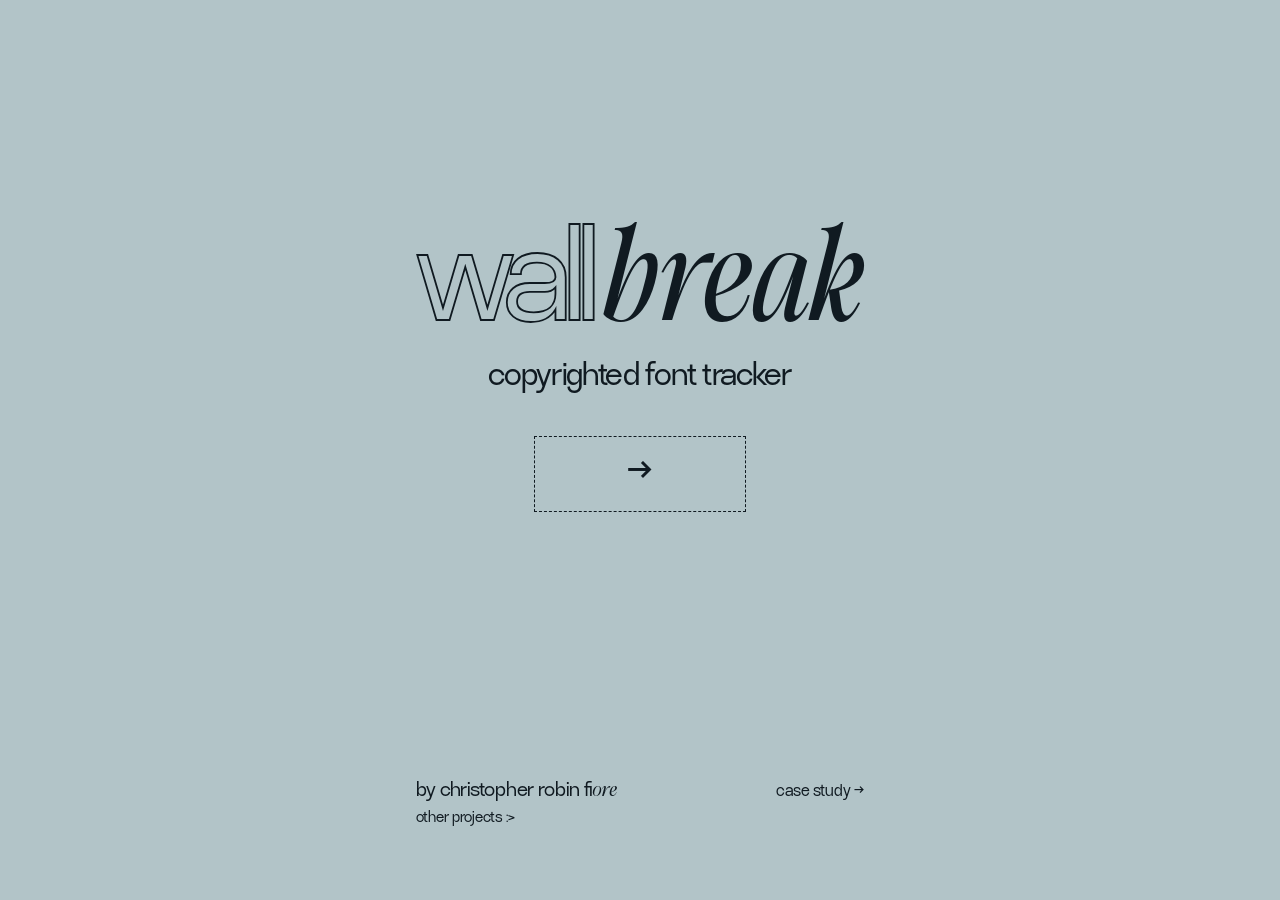
<file: index.html>
<!doctype html>
<html lang="en">
  <head>
    <meta charset="utf-8" />
    <meta name="viewport" content="width=device-width, initial-scale=1" />
    <script>
      /* mark that the wall-smash intro will play (so the hero is held pre-paint),
         but only when motion is allowed and the Web Animations API exists. */
      (function () {
        try {
          var ok = !window.matchMedia || !matchMedia("(prefers-reduced-motion: reduce)").matches;
          if (ok && "animate" in document.createElement("div")) {
            document.documentElement.classList.add("smash-intro");
          }
        } catch (e) {}
      })();
    </script>
    <title>wallbreak — copyrighted font tracker</title>
    <meta
      name="description"
      content="wallbreak is a cybersecurity tool that checks whether your paywalled fonts are exposed in public GitHub repositories. Read-only reconnaissance, leaves no trace. By Christopher Robin Fiore."
    />
    <meta name="author" content="Christopher Robin Fiore (globalanomalyindex)" />
    <link rel="icon" href="favicon.svg" type="image/svg+xml" />
    <link
      rel="preload"
      as="font"
      type="font/woff2"
      href="fonts/SLTFDessignMaison-Regular.woff2"
      crossorigin
    />
    <link rel="stylesheet" href="styles.css" />
    <meta property="og:title" content="wallbreak — copyrighted font tracker" />
    <meta
      property="og:description"
      content="Find public GitHub repos that contain copies of your fonts. Read-only, no trace."
    />
    <meta name="theme-color" content="#b2c4c8" />
  </head>
  <body class="home">
    <main class="stage">
      <h1 class="wordmark reveal d1" aria-label="wallbreak">
        <span class="wm-wall" aria-hidden="true">wall</span><span
          class="wm-break"
          aria-hidden="true"
          >break</span
        >
      </h1>
      <p class="tagline reveal d2">copyrighted font tracker</p>
      <a
        class="cta reveal d3"
        href="app.html"
        aria-label="Open wallbreak and scan your fonts"
      >
        <span class="cta-arrow" aria-hidden="true">→</span>
      </a>
    </main>

    <footer class="footer reveal d4">
      <div class="footer-inner">
        <div class="footer-row">
          <p class="byline">by christopher robin <span class="ss01">fiore</span></p>
          <a class="link" href="case-study.html"
            >case study <span class="arrow" aria-hidden="true">→</span></a
          >
        </div>
        <a
          class="link other-projects"
          href="https://github.com/globalanomalyindex"
          target="_blank"
          rel="noopener noreferrer"
          >other projects :&gt;</a
        >
      </div>
    </footer>

    <script src="intro.js" defer></script>
  </body>
</html>
</file>
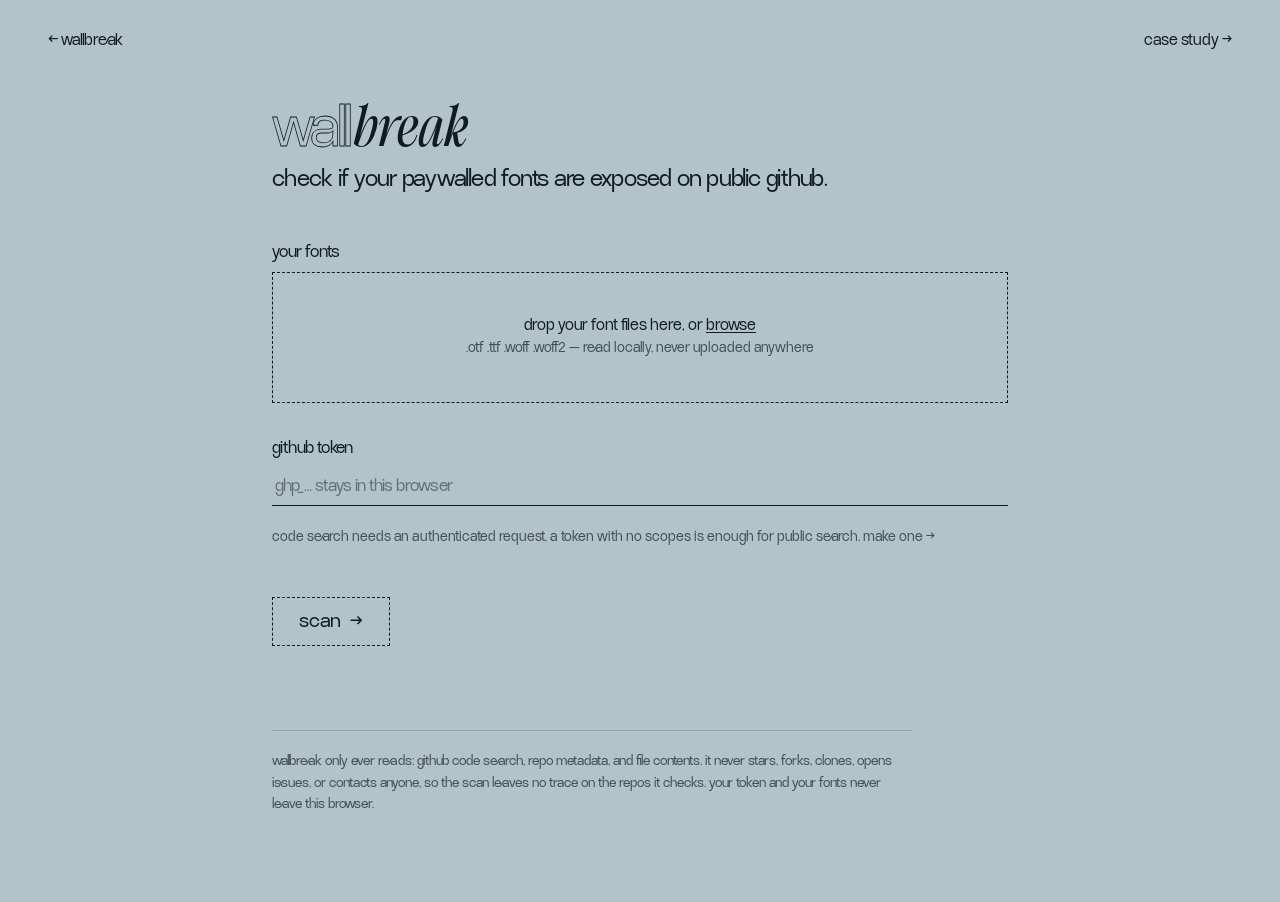
<file: app.html>
<!doctype html>
<html lang="en">
  <head>
    <meta charset="utf-8" />
    <meta name="viewport" content="width=device-width, initial-scale=1" />
    <title>wallbreak — scan</title>
    <meta
      name="description"
      content="Run wallbreak: check whether your paywalled fonts are exposed in public GitHub repositories. Read-only, runs entirely in your browser."
    />
    <meta name="author" content="Christopher Robin Fiore (globalanomalyindex)" />
    <link rel="icon" href="favicon.svg" type="image/svg+xml" />
    <link
      rel="preload"
      as="font"
      type="font/woff2"
      href="fonts/SLTFDessignMaison-Regular.woff2"
      crossorigin
    />
    <link rel="stylesheet" href="styles.css" />
    <link rel="stylesheet" href="app.css" />
    <meta name="theme-color" content="#b2c4c8" />
  </head>
  <body class="app">
    <header class="app-bar">
      <a class="link" href="index.html"
        ><span class="arrow back" aria-hidden="true">←</span> wallbreak</a
      >
      <a class="link" href="case-study.html"
        >case study <span class="arrow" aria-hidden="true">→</span></a
      >
    </header>

    <main class="app-main">
      <h1 class="wordmark" aria-label="wallbreak">
        <span class="wm-wall" aria-hidden="true">wall</span><span
          class="wm-break"
          aria-hidden="true"
          >break</span
        >
      </h1>
      <p class="app-tagline">
        check if your paywalled fonts are exposed on public github.
      </p>

      <form id="scan-form" class="scanner" novalidate>
        <div class="field">
          <label id="fonts-label">your fonts</label>
          <div id="drop" class="dropzone" role="group" aria-labelledby="fonts-label">
            <input
              id="files"
              type="file"
              accept=".otf,.ttf,.woff,.woff2"
              multiple
              hidden
            />
            <p>
              drop your font files here, or
              <button type="button" id="browse" class="linklike">browse</button>
            </p>
            <p class="hint">
              .otf .ttf .woff .woff2 — read locally, never uploaded anywhere
            </p>
          </div>
          <ul id="font-list" class="font-list" aria-live="polite"></ul>
        </div>

        <div class="field">
          <label for="token">github token</label>
          <input
            id="token"
            type="password"
            placeholder="ghp_… stays in this browser"
            autocomplete="off"
            spellcheck="false"
          />
          <p class="hint">
            code search needs an authenticated request. a token with no scopes is
            enough for public search.
            <a
              class="link"
              href="https://github.com/settings/tokens"
              target="_blank"
              rel="noopener noreferrer"
              >make one <span class="arrow" aria-hidden="true">→</span></a
            >
          </p>
        </div>

        <button id="scan" type="submit" class="scan-btn">
          <span>scan</span><span class="arrow" aria-hidden="true">→</span>
        </button>
      </form>

      <section id="status" class="status" hidden></section>
      <section id="results" class="results" aria-live="polite"></section>

      <p class="trace-note">
        wallbreak only ever reads: github code search, repo metadata, and file
        contents. it never stars, forks, clones, opens issues, or contacts
        anyone, so the scan leaves no trace on the repos it checks. your token and
        your fonts never leave this browser.
      </p>
    </main>

    <script src="vendor/opentype.min.js"></script>
    <script src="app.js"></script>
  </body>
</html>
</file>
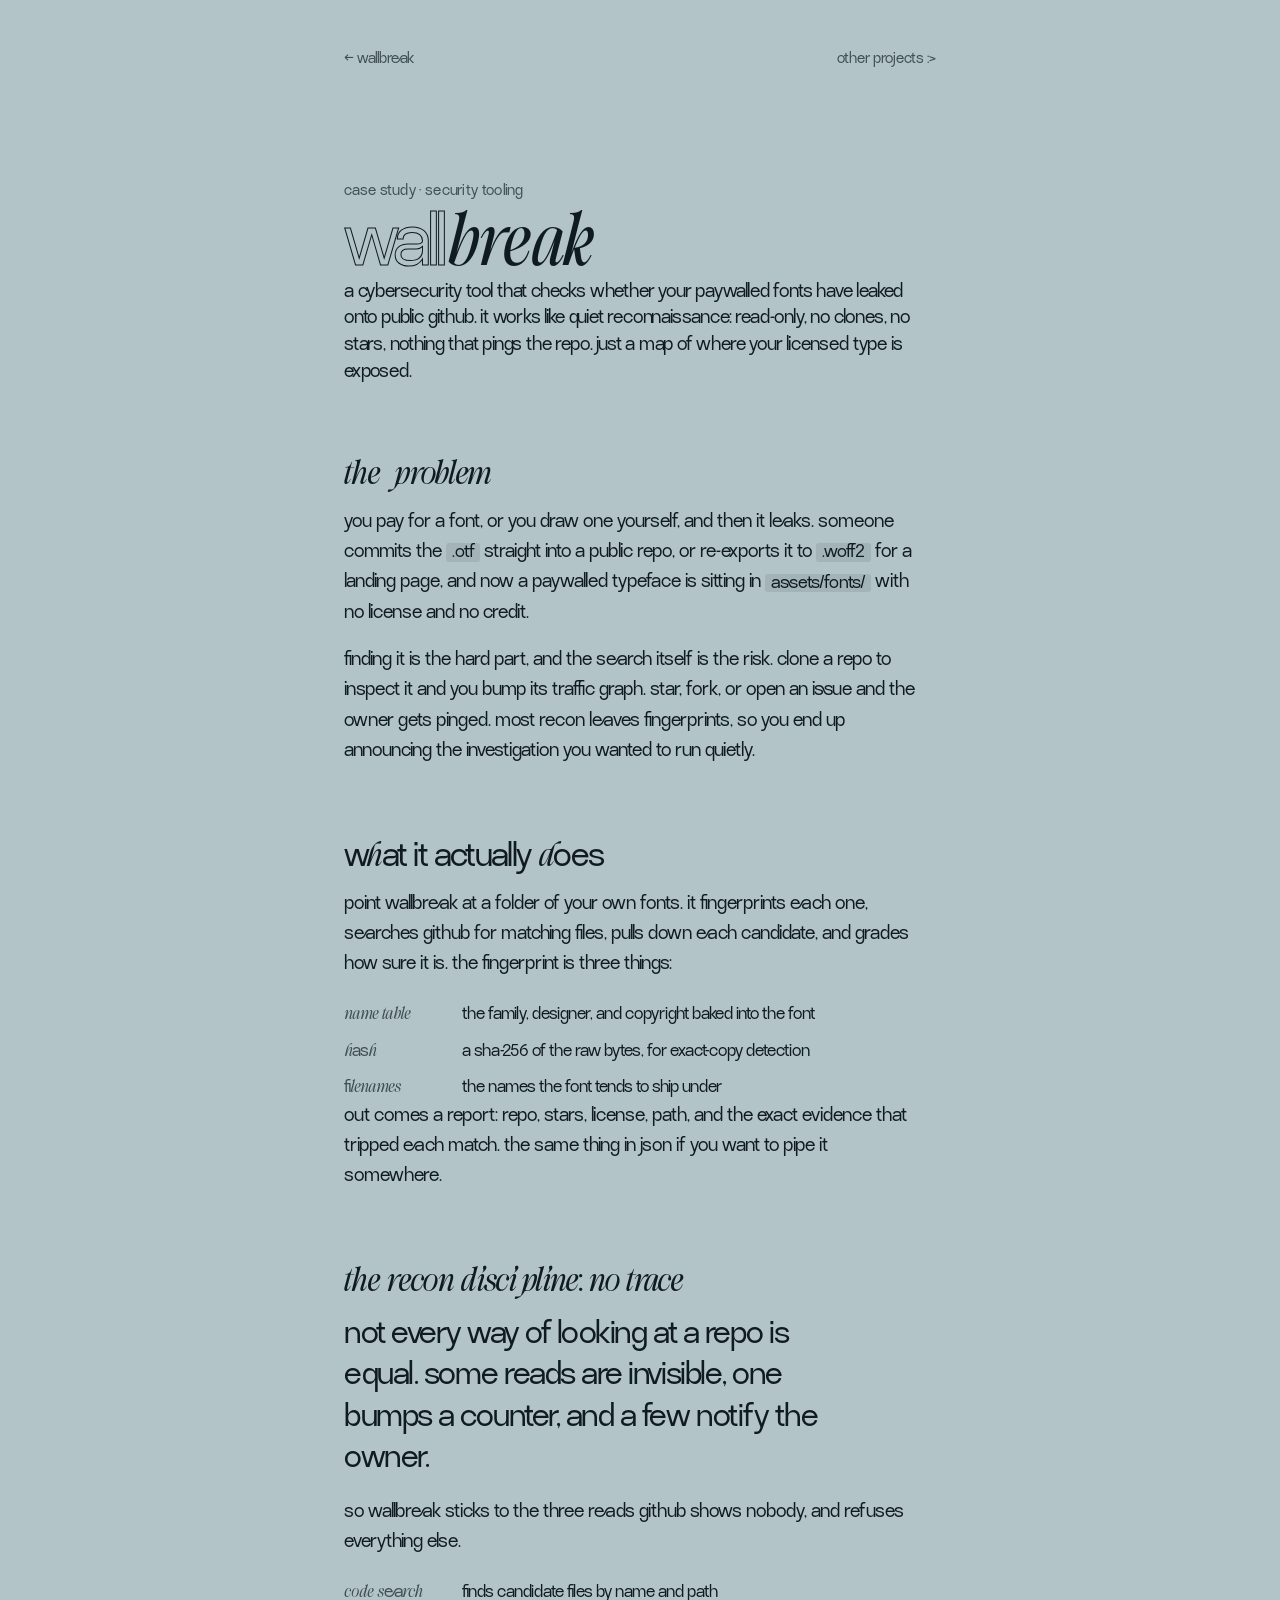
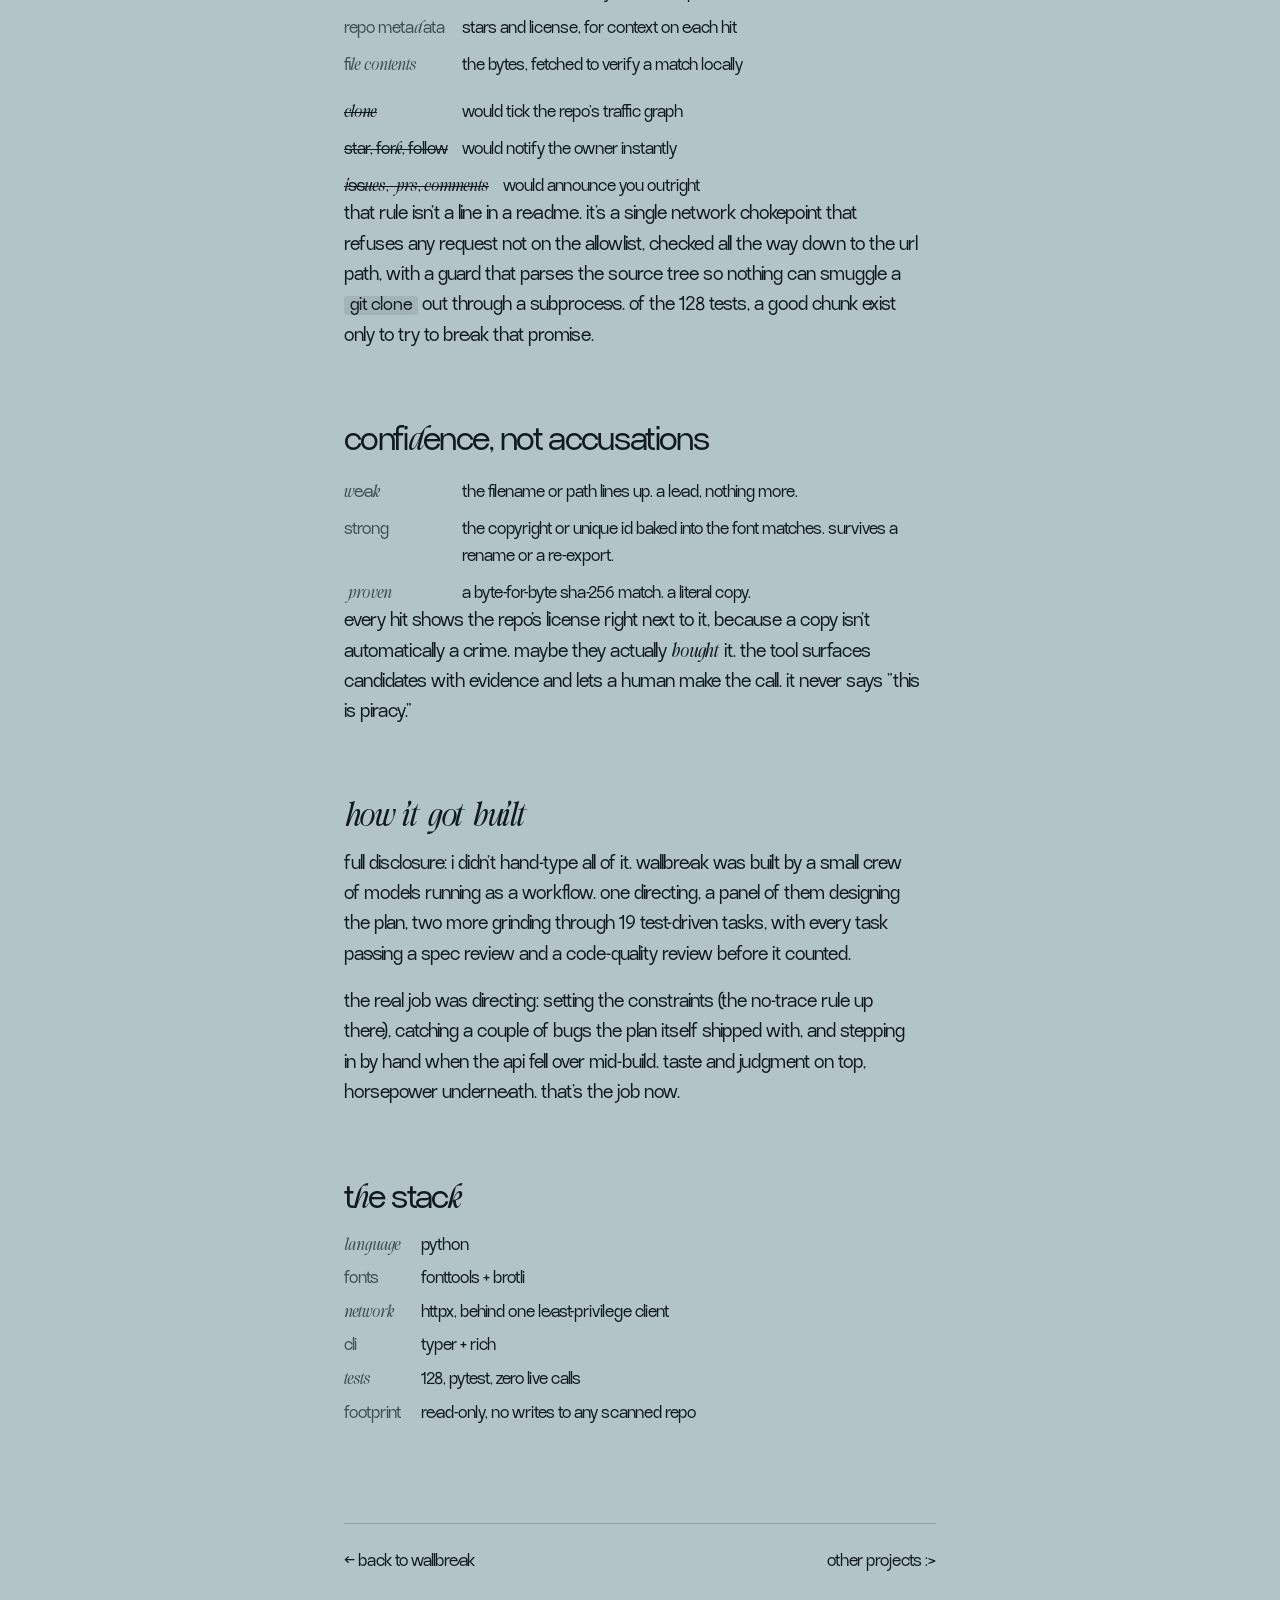
<file: case-study.html>
<!doctype html>
<html lang="en">
  <head>
    <meta charset="utf-8" />
    <meta name="viewport" content="width=device-width, initial-scale=1" />
    <title>wallbreak — case study</title>
    <meta
      name="description"
      content="how wallbreak checks whether your paywalled fonts are exposed on public github, as read-only reconnaissance that leaves no trace. a case study by christopher robin fiore."
    />
    <meta name="author" content="Christopher Robin Fiore (globalanomalyindex)" />
    <link rel="icon" href="favicon.svg" type="image/svg+xml" />
    <link
      rel="preload"
      as="font"
      type="font/woff2"
      href="fonts/SLTFDessignMaison-Regular.woff2"
      crossorigin
    />
    <link rel="stylesheet" href="styles.css" />
    <meta name="theme-color" content="#b2c4c8" />
    <script>
      document.documentElement.classList.add("js");
    </script>
  </head>
  <body class="study">
    <div class="page">
      <nav class="topbar">
        <a class="link" href="index.html"
          ><span class="arrow back" aria-hidden="true">←</span> wallbreak</a
        >
        <a
          class="link"
          href="https://github.com/globalanomalyindex"
          target="_blank"
          rel="noopener noreferrer"
          >other projects :&gt;</a
        >
      </nav>

      <header class="study-head">
        <p class="kicker reveal d1">case study · security tooling</p>
        <h1 class="wordmark reveal d2" aria-label="wallbreak">
          <span class="wm-wall" aria-hidden="true">wall</span><span
            class="wm-break"
            aria-hidden="true"
            >break</span
          >
        </h1>
        <p class="lead reveal d3">
          a cybersecurity tool that checks whether your paywalled fonts have
          leaked onto public github. it works like quiet reconnaissance:
          read-only, no clones, no stars, nothing that pings the repo. just a map
          of where your licensed type is exposed.
        </p>
      </header>

      <section class="io">
        <h2 class="alt1">the problem</h2>
        <p>
          you pay for a font, or you draw one yourself, and then it leaks.
          someone commits the <code>.otf</code> straight into a public repo, or
          re-exports it to <code>.woff2</code> for a landing page, and now a
          paywalled typeface is sitting in <code>assets/fonts/</code> with no
          license and no credit.
        </p>
        <p>
          finding it is the hard part, and the search itself is the risk. clone a
          repo to inspect it and you bump its traffic graph. star, fork, or open
          an issue and the owner gets pinged. most recon leaves fingerprints, so
          you end up announcing the investigation you wanted to run quietly.
        </p>
      </section>

      <section class="io">
        <h2 class="alt2">what it actually does</h2>
        <p>
          point wallbreak at a folder of your own fonts. it fingerprints each
          one, searches github for matching files, pulls down each candidate, and
          grades how sure it is. the fingerprint is three things:
        </p>
        <ul class="feature-list">
          <li>
            <span class="tag">name table</span>
            <span>the family, designer, and copyright baked into the font</span>
          </li>
          <li>
            <span class="tag">hash</span>
            <span>a sha-256 of the raw bytes, for exact-copy detection</span>
          </li>
          <li>
            <span class="tag">filenames</span>
            <span>the names the font tends to ship under</span>
          </li>
        </ul>
        <p>
          out comes a report: repo, stars, license, path, and the exact evidence
          that tripped each match. the same thing in json if you want to pipe it
          somewhere.
        </p>
      </section>

      <section class="io">
        <h2 class="alt1">the recon discipline: no trace</h2>
        <p class="pull">
          not every way of looking at a repo is equal. some reads are invisible,
          one bumps a counter, and a few notify the owner.
        </p>
        <p>
          so wallbreak sticks to the three reads github shows nobody, and refuses
          everything else.
        </p>
        <ul class="feature-list">
          <li>
            <span class="tag">code search</span>
            <span>finds candidate files by name and path</span>
          </li>
          <li>
            <span class="tag">repo metadata</span>
            <span>stars and license, for context on each hit</span>
          </li>
          <li>
            <span class="tag">file contents</span>
            <span>the bytes, fetched to verify a match locally</span>
          </li>
        </ul>
        <ul class="feature-list no">
          <li>
            <span class="tag">clone</span>
            <span>would tick the repo's traffic graph</span>
          </li>
          <li>
            <span class="tag">star, fork, follow</span>
            <span>would notify the owner instantly</span>
          </li>
          <li>
            <span class="tag">issues, prs, comments</span>
            <span>would announce you outright</span>
          </li>
        </ul>
        <p>
          that rule isn't a line in a readme. it's a single network chokepoint
          that refuses any request not on the allowlist, checked all the way down
          to the url path, with a guard that parses the source tree so nothing can
          smuggle a <code>git clone</code> out through a subprocess. of the 128
          tests, a good chunk exist only to try to break that promise.
        </p>
      </section>

      <section class="io">
        <h2 class="alt2">confidence, not accusations</h2>
        <ul class="feature-list">
          <li>
            <span class="tag">weak</span>
            <span>the filename or path lines up. a lead, nothing more.</span>
          </li>
          <li>
            <span class="tag">strong</span>
            <span
              >the copyright or unique id baked into the font matches. survives a
              rename or a re-export.</span
            >
          </li>
          <li>
            <span class="tag">proven</span>
            <span>a byte-for-byte sha-256 match. a literal copy.</span>
          </li>
        </ul>
        <p>
          every hit shows the repo's license right next to it, because a copy
          isn't automatically a crime. maybe they actually <strong>bought</strong>
          it. the tool surfaces candidates with evidence and lets a human make the
          call. it never says "this is piracy."
        </p>
      </section>

      <section class="io">
        <h2 class="alt1">how it got built</h2>
        <p>
          full disclosure: i didn't hand-type all of it. wallbreak was built by a
          small crew of models running as a workflow. one directing, a panel of
          them designing the plan, two more grinding through 19 test-driven tasks,
          with every task passing a spec review and a code-quality review before it
          counted.
        </p>
        <p>
          the real job was directing: setting the constraints (the no-trace rule
          up there), catching a couple of bugs the plan itself shipped with, and
          stepping in by hand when the api fell over mid-build. taste and judgment
          on top, horsepower underneath. that's the job now.
        </p>
      </section>

      <section class="io">
        <h2 class="alt2">the stack</h2>
        <dl class="spec">
          <dt>language</dt>
          <dd>python</dd>
          <dt>fonts</dt>
          <dd>fonttools + brotli</dd>
          <dt>network</dt>
          <dd>httpx, behind one least-privilege client</dd>
          <dt>cli</dt>
          <dd>typer + rich</dd>
          <dt>tests</dt>
          <dd>128, pytest, zero live calls</dd>
          <dt>footprint</dt>
          <dd>read-only, no writes to any scanned repo</dd>
        </dl>
      </section>

      <footer class="study-foot">
        <a class="link" href="index.html"
          ><span class="arrow back" aria-hidden="true">←</span> back to
          wallbreak</a
        >
        <a
          class="link"
          href="https://github.com/globalanomalyindex"
          target="_blank"
          rel="noopener noreferrer"
          >other projects :&gt;</a
        >
      </footer>
    </div>

    <script>
      (function () {
        var els = document.querySelectorAll(".io");
        var reduce = window.matchMedia("(prefers-reduced-motion: reduce)").matches;
        if (!("IntersectionObserver" in window) || reduce) {
          els.forEach(function (el) { el.classList.add("in"); });
          return;
        }
        var io = new IntersectionObserver(
          function (entries) {
            entries.forEach(function (e) {
              if (e.isIntersecting) {
                e.target.classList.add("in");
                io.unobserve(e.target);
              }
            });
          },
          { threshold: 0.12, rootMargin: "0px 0px -8% 0px" }
        );
        els.forEach(function (el) { io.observe(el); });
      })();
    </script>
  </body>
</html>
</file>
<file: styles.css>
/* wallbreak — site styles
   font: SLTF Dessign Maison (SilverStag Type Foundry), self-hosted.
   palette: ink #101a21 on a muted blue #b2c4c8 (the figma #d7eef2 @ 80%). */

@font-face {
  font-family: "SLTF Dessign Maison";
  /* web formats only (woff2 + woff cover all modern browsers); the raw .otf
     source is intentionally NOT shipped to the public site. */
  src:
    url("fonts/SLTFDessignMaison-Regular.woff2") format("woff2"),
    url("fonts/SLTFDessignMaison-Regular.woff") format("woff");
  font-weight: 400;
  font-style: normal;
  font-display: swap;
}

:root {
  --bg: #b2c4c8;
  --ink: #101a21;
  --ink-soft: color-mix(in oklab, var(--ink) 66%, var(--bg));
  --font: "SLTF Dessign Maison", "Iowan Old Style", Georgia, serif;

  /* emil: strong custom curves, never the weak built-ins */
  --ease-out: cubic-bezier(0.23, 1, 0.32, 1);
  --ease-out-strong: cubic-bezier(0.16, 1, 0.3, 1);
}

*,
*::before,
*::after {
  box-sizing: border-box;
}

html {
  -webkit-text-size-adjust: 100%;
}

body {
  margin: 0;
  background: var(--bg);
  color: var(--ink);
  font-family: var(--font);
  -webkit-font-smoothing: antialiased;
  text-rendering: optimizeLegibility;
}

a {
  color: inherit;
}

/* ---------- the wordmark: "wall" breaks open, "break" stays whole ---------- */

.wordmark {
  margin: 0;
  font-weight: 400;
  line-height: 0.92;
  letter-spacing: -0.03em;
  font-feature-settings: "ss02" 1;
  white-space: nowrap;
  color: var(--ink);
}

/* "wall" is the wall: outlined, hollow, on the verge of giving way */
.wm-wall {
  color: rgba(16, 26, 33, 0.16); /* fallback if text-stroke unsupported */
}
@supports (-webkit-text-stroke: 1px #000) {
  .wm-wall {
    color: transparent;
    -webkit-text-stroke: 0.014em var(--ink);
  }
}

/* "break" is solid and stylized — the foundry's swash set, ligatures off */
.wm-break {
  color: var(--ink);
  letter-spacing: -0.0075em;
  font-feature-settings: "ss01" 1, "ss02" 1, "liga" 0;
}

.ss01 {
  font-feature-settings: "ss01" 1;
}

/* ---------- home ---------- */

body.home {
  min-height: 100svh;
  display: flex;
  flex-direction: column;
}

.stage {
  flex: 1;
  display: flex;
  flex-direction: column;
  align-items: center;
  justify-content: center;
  text-align: center;
  padding: 2rem 1.25rem;
}

.stage .wordmark {
  font-size: clamp(3.25rem, 13vw, 8rem);
}

.tagline {
  margin: 0.32em 0 0;
  font-size: clamp(1.05rem, 3.1vw, 2rem);
  letter-spacing: -0.01em;
  color: var(--ink);
}

/* the dashed CTA box from the comp */
.cta {
  margin-top: clamp(1.5rem, 3.2vw, 2.5rem);
  width: min(13.3rem, 72vw);
  height: 4.75rem;
  display: grid;
  place-items: center;
  border: 1.5px dashed var(--ink);
  text-decoration: none;
  color: var(--ink);
  transition:
    transform 160ms var(--ease-out),
    background-color 200ms var(--ease-out),
    border-color 200ms var(--ease-out);
}

.cta-arrow {
  font-size: 2.5rem;
  line-height: 1;
  transition: transform 220ms var(--ease-out);
}

@media (hover: hover) and (pointer: fine) {
  .cta:hover {
    background-color: rgba(16, 26, 33, 0.06);
    border-style: solid;
  }
  .cta:hover .cta-arrow {
    transform: translateX(5px);
  }
}

.cta:active {
  transform: scale(0.97);
}

.cta:focus-visible {
  outline: 2px solid var(--ink);
  outline-offset: 5px;
}

/* footer band, sized to sit under the wordmark column like the comp */
.footer {
  display: flex;
  justify-content: center;
  /* keep it clear of the bottom edge on short and tall viewports alike */
  padding-block: clamp(1.5rem, 4vh, 2.5rem) clamp(3rem, 8vh, 5.5rem);
  padding-inline: 1.25rem;
}

.footer-inner {
  width: min(28rem, 100%);
}

.footer-row {
  display: flex;
  justify-content: space-between;
  align-items: baseline;
  gap: 1.5rem;
}

.byline {
  margin: 0;
  font-size: 1.25rem;
  color: var(--ink);
}

.other-projects {
  display: inline-block;
  margin-top: 0.45rem;
  font-size: 0.9375rem;
  color: var(--ink-soft);
}

/* text links with an underline that grows from the left on hover */
.link {
  position: relative;
  text-decoration: none;
  color: inherit;
  white-space: nowrap;
}

.link::after {
  content: "";
  position: absolute;
  left: 0;
  right: 0;
  bottom: -0.12em;
  height: 1px;
  background: currentColor;
  transform: scaleX(0);
  transform-origin: left;
  transition: transform 240ms var(--ease-out);
}

.link .arrow {
  display: inline-block;
  transition: transform 220ms var(--ease-out);
}

@media (hover: hover) and (pointer: fine) {
  .link:hover::after {
    transform: scaleX(1);
  }
  .link:hover .arrow {
    transform: translateX(4px);
  }
  .link:hover .arrow.back {
    transform: translateX(-4px);
  }
}

.link:focus-visible {
  outline: 2px solid var(--ink);
  outline-offset: 3px;
  border-radius: 1px;
}

/* ---------- entrance: a quiet staggered rise ---------- */

@keyframes rise {
  from {
    opacity: 0;
    transform: translateY(14px);
  }
  to {
    opacity: 1;
    transform: translateY(0);
  }
}

.reveal {
  opacity: 0;
  animation: rise 760ms var(--ease-out-strong) both;
}
.reveal.d1 { animation-delay: 80ms; }
.reveal.d2 { animation-delay: 200ms; }
.reveal.d3 { animation-delay: 320ms; }
.reveal.d4 { animation-delay: 440ms; }

/* ---------- the wall-smash intro (home) ----------
   when JS will play the smash, hold the hero hidden (intro.js reveals it through the
   breach). a pure-CSS failsafe un-hides it if intro.js never runs. */
html.smash-intro .stage > *,
html.smash-intro .footer {
  opacity: 0;
  animation: smash-failsafe 600ms 2400ms var(--ease-out) forwards;
}
@keyframes smash-failsafe {
  to { opacity: 1; }
}

.smash-stage {
  position: fixed;
  inset: 0;
  pointer-events: none;
  z-index: 6;
}
.smash-stage svg {
  position: absolute;
  width: min(700px, 92vw);
  height: auto;
  overflow: visible;
}
.smash-brick {
  transform-box: fill-box;
  transform-origin: center;
}

@media (prefers-reduced-motion: reduce) {
  .smash-stage { display: none !important; }
  html.smash-intro .stage > *,
  html.smash-intro .footer { animation: none; opacity: 1; }
}

/* ---------- case study ---------- */

body.study {
  line-height: 1.6;
}

.page {
  max-width: 40rem;
  margin-inline: auto;
  padding: clamp(1.5rem, 4vw, 3rem) 1.5rem clamp(4rem, 10vh, 7rem);
}

.topbar {
  display: flex;
  justify-content: space-between;
  align-items: baseline;
  gap: 1rem;
  font-size: 0.9375rem;
  color: var(--ink-soft);
  margin-bottom: clamp(3rem, 12vh, 7rem);
}

.study-head .kicker {
  margin: 0 0 0.6rem;
  font-size: 0.9375rem;
  letter-spacing: 0.02em;
  color: var(--ink-soft);
}

.study-head .wordmark {
  font-size: clamp(2.5rem, 9vw, 4.5rem);
}

.lead {
  margin: clamp(1.25rem, 3vw, 2rem) 0 0;
  font-size: clamp(1.2rem, 2.6vw, 1.6rem);
  line-height: 1.4;
  letter-spacing: -0.01em;
  max-width: 32rem;
  color: var(--ink);
}

.study section {
  margin-top: clamp(2.75rem, 7vw, 4.5rem);
}

.study h2 {
  margin: 0 0 0.9rem;
  font-weight: 400;
  font-size: clamp(1.45rem, 4vw, 2.1rem);
  letter-spacing: -0.02em;
  line-height: 1.05;
}

.study p {
  margin: 0 0 1.05rem;
  font-size: 1.1875rem;
  max-width: 36rem;
  color: var(--ink);
}

.study p:last-child {
  margin-bottom: 0;
}

.study .pull {
  font-size: clamp(1.4rem, 3.4vw, 2rem);
  line-height: 1.3;
  letter-spacing: -0.015em;
  max-width: 32rem;
}

.study strong {
  font-weight: 400;
  font-feature-settings: "ss01" 1;
}

.spec {
  margin: 0;
  display: grid;
  grid-template-columns: auto 1fr;
  gap: 0.4rem 1.25rem;
  font-size: 1.0625rem;
  color: var(--ink);
}
.spec dt {
  color: var(--ink-soft);
  white-space: nowrap;
}
.spec dd {
  margin: 0;
}

/* ---------- alternating stylistic sets (the font's ss01 / ss02 alternates) ---------- */
/* used to give highlights, category labels, and list items visual rhythm */
.alt1 { font-feature-settings: "ss01" 1; }
.alt2 { font-feature-settings: "ss02" 1; }

/* category labels in the stack list flip between the two alternate sets */
.spec dt:nth-child(4n + 1) { font-feature-settings: "ss01" 1; }
.spec dt:nth-child(4n + 3) { font-feature-settings: "ss02" 1; }

/* labelled lists: each row's tag alternates set, so a list reads as a pattern */
.feature-list {
  list-style: none;
  margin: 1.25rem 0 0;
  padding: 0;
  display: grid;
  gap: 0.6rem;
  max-width: 36rem;
}
.feature-list li {
  display: flex;
  gap: 0.85rem;
  align-items: baseline;
  font-size: 1.0625rem;
}
.feature-list .tag {
  min-width: 6.5rem;
  white-space: nowrap;
  color: var(--ink-soft);
}
.feature-list li:nth-child(odd) .tag { font-feature-settings: "ss01" 1; }
.feature-list li:nth-child(even) .tag { font-feature-settings: "ss02" 1; }
.feature-list.no .tag { color: var(--ink); text-decoration: line-through; text-decoration-thickness: 1px; }

.study-foot {
  margin-top: clamp(3.5rem, 9vw, 6rem);
  padding-top: 1.5rem;
  border-top: 1px solid color-mix(in oklab, var(--ink) 22%, transparent);
  display: flex;
  justify-content: space-between;
  align-items: baseline;
  gap: 1rem;
  font-size: 1.0625rem;
}

/* inline code in prose: stay on-brand (no monospace costume), just a soft tint */
.study code {
  font-family: inherit;
  font-size: 0.94em;
  padding: 0.05em 0.32em;
  background: color-mix(in oklab, var(--ink) 9%, transparent);
  border-radius: 3px;
}

/* scroll-reveal for case-study sections.
   gated behind .js so a no-JS visitor sees everything (added by the head script). */
.js .io {
  opacity: 0;
  transform: translateY(18px);
  transition:
    opacity 600ms var(--ease-out),
    transform 600ms var(--ease-out);
  will-change: opacity, transform;
}
.js .io.in {
  opacity: 1;
  transform: none;
}

/* ---------- reduced motion: keep fades, drop the movement ---------- */

@media (prefers-reduced-motion: reduce) {
  @keyframes rise {
    from { opacity: 0; }
    to { opacity: 1; }
  }
  .reveal { animation-duration: 400ms; }
  .js .io {
    transform: none;
    transition: opacity 400ms ease;
  }
  .cta:hover .cta-arrow,
  .link:hover .arrow {
    transform: none;
  }
  .cta:active {
    transform: none;
  }
}

@media (max-width: 30rem) {
  .topbar {
    margin-bottom: 3rem;
  }
}
</file>
<file: app.css>
/* wallbreak — scanner app styles. inherits tokens + font-face from styles.css. */

body.app {
  min-height: 100svh;
  display: flex;
  flex-direction: column;
}

.app-bar {
  display: flex;
  justify-content: space-between;
  align-items: baseline;
  gap: 1rem;
  padding: clamp(1.25rem, 3vw, 2rem) clamp(1.25rem, 4vw, 3rem);
  font-size: 1rem;
}

.app-main {
  flex: 1;
  width: min(46rem, 92vw);
  margin-inline: auto;
  padding: clamp(0.5rem, 2vw, 1.5rem) 0 clamp(4rem, 8vh, 6rem);
}

.app-main .wordmark {
  font-size: clamp(2.25rem, 7vw, 3.5rem);
}

.app-tagline {
  margin: 0.45rem 0 clamp(2rem, 5vw, 3rem);
  font-size: clamp(1.1rem, 2.6vw, 1.5rem);
  letter-spacing: -0.01em;
  color: var(--ink);
}

.scanner {
  display: grid;
  gap: clamp(1.5rem, 3vw, 2.25rem);
}

.field {
  display: grid;
  gap: 0.6rem;
}

.field > label {
  font-size: 1.0625rem;
}

/* dropzone echoes the dashed CTA motif from the hero */
.dropzone {
  border: 1.5px dashed var(--ink);
  padding: clamp(1.5rem, 4vw, 2.5rem) 1.25rem;
  text-align: center;
  transition:
    background-color 180ms var(--ease-out),
    border-color 180ms var(--ease-out);
}
.dropzone.drag {
  background: rgba(16, 26, 33, 0.06);
  border-style: solid;
}
.dropzone p {
  margin: 0.25rem 0;
}
.hint {
  font-size: 0.875rem;
  color: var(--ink-soft);
}

.linklike {
  background: none;
  border: 0;
  padding: 0;
  font: inherit;
  color: inherit;
  text-decoration: underline;
  text-underline-offset: 2px;
  cursor: pointer;
}
.linklike:focus-visible {
  outline: 2px solid var(--ink);
  outline-offset: 2px;
}

.font-list {
  list-style: none;
  margin: 0;
  padding: 0;
  display: grid;
  gap: 0.5rem;
}
.font-list:empty {
  display: none;
}
.font-list li {
  display: flex;
  justify-content: space-between;
  gap: 1rem;
  padding: 0.55rem 0.8rem;
  border: 1px solid color-mix(in oklab, var(--ink) 24%, transparent);
  font-size: 0.95rem;
}
.font-list .meta {
  color: var(--ink-soft);
}

input[type="password"],
input[type="text"] {
  font: inherit;
  font-size: 1.0625rem;
  color: var(--ink);
  background: transparent;
  border: 0;
  border-bottom: 1.5px solid var(--ink);
  padding: 0.5rem 0.2rem;
  width: 100%;
}
input::placeholder {
  color: color-mix(in oklab, var(--ink) 45%, var(--bg));
}
input:focus-visible {
  outline: none;
  box-shadow: 0 1.5px 0 0 var(--ink);
}

.scan-btn {
  justify-self: start;
  display: inline-flex;
  align-items: center;
  gap: 0.6rem;
  font: inherit;
  font-size: 1.25rem;
  color: var(--ink);
  background: transparent;
  border: 1.5px dashed var(--ink);
  padding: 0.7rem 1.6rem;
  cursor: pointer;
  transition:
    transform 160ms var(--ease-out),
    background-color 180ms var(--ease-out),
    border-color 180ms var(--ease-out);
}
.scan-btn .arrow {
  display: inline-block;
  transition: transform 220ms var(--ease-out);
}
@media (hover: hover) and (pointer: fine) {
  .scan-btn:hover:not([disabled]) {
    background: rgba(16, 26, 33, 0.06);
    border-style: solid;
  }
  .scan-btn:hover:not([disabled]) .arrow {
    transform: translateX(5px);
  }
}
.scan-btn:active:not([disabled]) {
  transform: scale(0.98);
}
.scan-btn[disabled] {
  opacity: 0.5;
  cursor: default;
}
.scan-btn:focus-visible {
  outline: 2px solid var(--ink);
  outline-offset: 4px;
}

.status {
  margin-top: 2rem;
  font-size: 1.0625rem;
  color: var(--ink-soft);
}
.status.error {
  color: var(--ink);
  border: 1px solid var(--ink);
  padding: 0.85rem 1rem;
}

.results {
  margin-top: 1.25rem;
  display: grid;
}

.hit {
  display: grid;
  grid-template-columns: auto 1fr;
  gap: 0.35rem 1.1rem;
  padding: 1.1rem 0;
  border-top: 1px solid color-mix(in oklab, var(--ink) 18%, transparent);
}

.tier {
  align-self: start;
  font-size: 0.8rem;
  letter-spacing: 0.03em;
  padding: 0.18rem 0.55rem;
  border: 1px solid var(--ink);
  white-space: nowrap;
}
.tier-proven {
  background: var(--ink);
  color: var(--bg);
}
.tier-strong {
  background: rgba(16, 26, 33, 0.12);
}
.tier-weak {
  color: var(--ink-soft);
  border-color: color-mix(in oklab, var(--ink) 45%, var(--bg));
}

.hit-body .repo {
  font-size: 1.15rem;
}
.hit-meta {
  margin-top: 0.15rem;
  font-size: 0.9rem;
  color: var(--ink-soft);
}
.hit-evidence {
  margin-top: 0.3rem;
  font-size: 0.9rem;
}

.trace-note {
  margin-top: clamp(2.5rem, 6vw, 4rem);
  padding-top: 1.25rem;
  border-top: 1px solid color-mix(in oklab, var(--ink) 18%, transparent);
  font-size: 0.85rem;
  line-height: 1.6;
  color: var(--ink-soft);
  max-width: 40rem;
}

@media (prefers-reduced-motion: reduce) {
  .scan-btn:hover .arrow {
    transform: none;
  }
}
</file>
